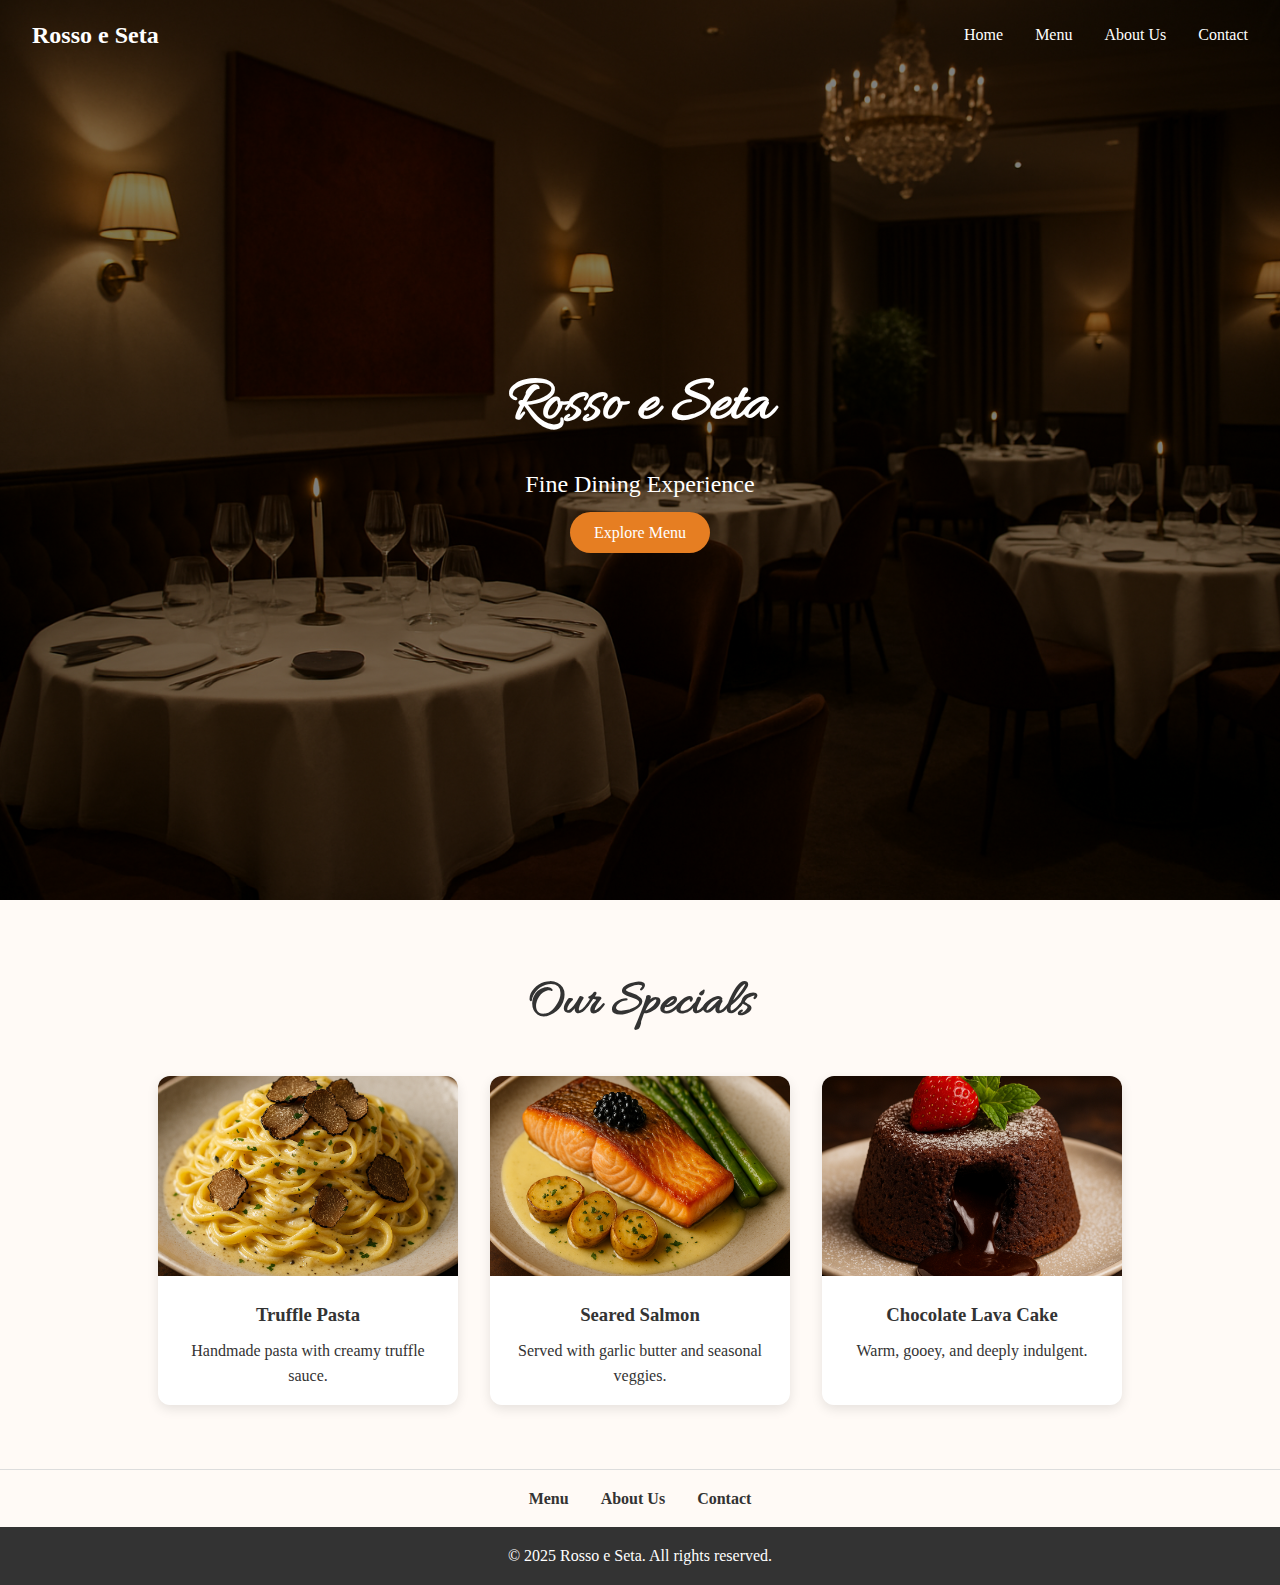
<file: index.html>
<!DOCTYPE html>
<html lang="en">
<head>
  <meta charset="UTF-8" />
  <meta name="viewport" content="width=device-width, initial-scale=1.0" />
<link href="https://fonts.googleapis.com/css2?family=Allura&display=swap" rel="stylesheet">

  <title>Rosso e Seta</title>
  <link rel="stylesheet" href="style.css" />
</head>
<body>

  <header class="hero hero-home">
    <nav class="navbar">
    <div class="logo">Rosso e Seta</div>
    <ul class="nav-links">
      <li><a href="index.html">Home</a></li>
      <li><a href="menu.html">Menu</a></li>
      <li><a href="about.html">About Us</a></li>
      <li><a href="contact.html">Contact</a></li>
    </ul>
  </nav>
    <div class="hero-content">
      <h1>Rosso e Seta</h1>
      <p>Fine Dining Experience</p>
      <a href="menu.html" class="btn">Explore Menu</a>
    </div>
  </header>

  <section id="special" class="special-section">
    <h2>Our Specials</h2>
    <div class="special-grid">
      <div class="special-card">
        <img src="images/pasta.png" alt="Dish 1" loading="lazy" />
        <h3>Truffle Pasta</h3>
        <p>Handmade pasta with creamy truffle sauce.</p>
      </div>
      <div class="special-card">
        <img src="images/salmon.png" alt="Dish 2" loading="lazy"/>
        <h3>Seared Salmon</h3>
        <p>Served with garlic butter and seasonal veggies.</p>
      </div>
      <div class="special-card">
        <img src="images/chocolavacake.png" alt="Dish 3" loading="lazy"/>
        <h3>Chocolate Lava Cake</h3>
        <p>Warm, gooey, and deeply indulgent.</p>
      </div>
    </div>
  </section>

  <nav class="bottom-nav">
  <ul>
    <li><a href="menu.html">Menu</a></li>
    <li><a href="about.html">About Us</a></li>
    <li><a href="contact.html">Contact</a></li>
  </ul>
</nav>


  <footer class="footer">
    <p>&copy; 2025 Rosso e Seta. All rights reserved.</p>
  </footer>

</body>
</html>
</file>
<file: style.css>
/* Reset & Base */
* {
  margin: 0;
  padding: 0;
  box-sizing: border-box;
}

body {
  font-family: 'Georgia', serif;
  line-height: 1.6;
  color: #333;
  background: #fffaf6;
}

a {
  text-decoration: none;
}

/* navbar in hero */

/* Navigation Bar */
.navbar {
  position: absolute;
  top: 0;
  width: 100%;
  display: flex;
  justify-content: space-between;
  align-items: center;
  padding: 1rem 2rem;
  z-index: 2;
}

.logo {
  font-size: 1.5rem;
  font-weight: bold;
  color: white;
}

.nav-links {
  list-style: none;
  display: flex;
  gap: 2rem;
}

.nav-links li a {
  color: white;
  font-weight: 500;
  transition: color 0.3s;
}

.nav-links li a:hover {
  color: #e67e22;
}

/*HOME */
/* Hero Section */
.hero {

  height: 100vh;
  color: white;
  display: flex;
  align-items: center;
  justify-content: center;
  text-align: center;
  position: relative;
}

/* hero bg image*/
.hero-home {
  background: url('images/heroimagehome.png') center/cover no-repeat;
}

.hero::after {
  content: "";
  position: absolute;
  top: 0;
  left: 0;
  right: 0;
  bottom: 0;
  background: rgba(0, 0, 0, 0.5);
}

.hero-content {
  position: relative;
  z-index: 1;
  animation: fadeInUp 2s ease;
}

.hero-content h1 {
  font-family: 'Allura', cursive;

}

.hero h1 {
  font-size: 4rem;
  margin-bottom: 0.5rem;
}

.hero p {
  font-size: 1.5rem;
  margin-bottom: 1rem;
}

.btn {
  background: #e67e22;
  color: white;
  padding: 0.75rem 1.5rem;
  border-radius: 25px;
  transition: background 0.3s;
}

.btn:hover {
  background: #d35400;
}

/* Special Section */
.special-section {
  padding: 4rem 2rem;
  text-align: center;
}

.special-section h2 {
  font-size: 2.5rem;
  margin-bottom: 2rem;
}

.special-grid {
  display: flex;
  gap: 2rem;
  flex-wrap: wrap;
  justify-content: center;
}

.special-card {
  background: white;
  border-radius: 12px;
  box-shadow: 0 4px 12px rgba(0, 0, 0, 0.1);
  overflow: hidden;
  transition: transform 0.4s, box-shadow 0.4s;
  width: 300px;
}

.special-card img {
  width: 100%;
  height: 200px;
  object-fit: cover;
}

.special-card h3 {
  margin: 1rem 0 0.5rem;
}

.special-card p {
  padding: 0 1rem 1rem;
}

.special-card:hover {
  transform: translateY(-8px) scale(1.03);
  box-shadow: 0 10px 20px rgba(0, 0, 0, 0.2);
}

/* bottom-nav before footer*/
.bottom-nav {
  background: #fffaf6;
  padding: 1rem 0;
  text-align: center;
  border-top: 1px solid #ddd;
}

.bottom-nav ul {
  list-style: none;
  display: flex;
  justify-content: center;
  gap: 2rem;
}

.bottom-nav a {
  color: #333;
  font-weight: bold;
  transition: color 0.3s;
}

.bottom-nav a:hover {
  color: #e67e22;
}


/* Footer */
.footer {
  background: #333;
  color: white;
  text-align: center;
  padding: 1rem;
}

/* Animations */
@keyframes fadeInUp {
  from {
    opacity: 0;
    transform: translateY(40px);
  }

  to {
    opacity: 1;
    transform: translateY(0);
  }
}

/* Responsive */
@media (max-width: 768px) {
  .hero h1 {
    font-size: 2.5rem;
  }

  .special-grid {
    flex-direction: column;
    align-items: center;
  }
}


/* MENU */

/* Hero Section for Menu Page */

.special-section h2 {
  font-family: 'Allura', cursive;
  font-size: 50px;

}

.hero-menu {
  background: url('images/heroimagemenu.png') center/cover no-repeat;
  height: 70vh;
  display: flex;
  align-items: center;
  justify-content: center;
  position: relative;
  text-align: center;
  color: white;
}



.hero-menu::after {
  content: "";
  position: absolute;
  inset: 0;
  background: rgba(0, 0, 0, 0.5);
}

.hero-menu .hero-content {
  position: relative;
  z-index: 1;
}

.hero-menu h1 {
  font-size: 3.5rem;
  font-family: 'Allura', cursive;
}

/* Animated Ingredients Section */
/* Animated Ingredients Section (Updated for Rolling Animation) */
.ingredients-animation {
  position: relative;
  height: 200px;
  background: #fffaf6;
  overflow: hidden;
}

/* Common styles for all images */
.ingredients-animation img {
  position: absolute;
  width: 80px;
  height: auto;
  transform-origin: center;
}

/* Pasta: rolls left to right */
.pasta {
  top: 30px;
  left: -100px;
  animation: roll-right 14s linear infinite;
}

/* Tomato: rolls right to left */
.tomato {
  top: 80px;
  right: -100px;
  animation: roll-left 16s linear infinite;
}

/* Basil: rolls left to right again */
.basil {
  top: 130px;
  left: -120px;
  animation: roll-right 18s linear infinite;
}

/* Left to Right Roll */
@keyframes roll-right {
  0% {
    left: -120px;
    transform: rotate(0deg);
  }

  50% {
    transform: rotate(180deg);
  }

  100% {
    left: 100%;
    transform: rotate(360deg);
  }
}

/* Right to Left Roll */
@keyframes roll-left {
  0% {
    right: -120px;
    transform: rotate(0deg);
  }

  50% {
    transform: rotate(-180deg);
  }

  100% {
    right: 100%;
    transform: rotate(-360deg);
  }
}



.full-menu {
  background: #fffaf6;
  padding: 4rem 2rem;
}




.menu-group {
  margin-bottom: 4rem;
  text-align: center;
}

.menu-group h2 {
  font-size: 50px;
  margin-bottom: 2rem;
  font-family: 'Allura', cursive;

}

.menu-grid {
  display: grid;
  grid-template-columns: repeat(auto-fit, minmax(220px, 1fr));
  gap: 2rem;
  justify-items: center;

}

.menu-card {
  position: relative;
  width: 100%;
  max-width: 300px;
  border-radius: 12px;
  overflow: hidden;
  box-shadow: 10px 10px 10px #8f665b;

  cursor: pointer;
  transition: transform 0.4s;
}

.menu-card img {
  width: 100%;
  height: 250px;
  object-fit: cover;
  display: block;
}


.menu-card:hover {
  transform: scale(1.03);
}

.card-overlay {
  position: absolute;
  inset: 0;
  background: #a55540;
  color: white;
  opacity: 0;
  transition: opacity 0.4s ease;
  display: flex;
  flex-direction: column;
  justify-content: center;
  align-items: center;
  padding: 1rem;
  text-align: center;

}

.menu-card:hover .card-overlay {
  opacity: 1;
}

.card-overlay h3 {
  font-size: 1.6rem;
  margin-bottom: 0.5rem;
}

.card-overlay p {
  font-size: 1rem;
}

/*SUB MENU */


.menu-item {
  position: relative;
}

.menu-item .submenu {
  display: none;
  margin-top: 0.5rem;
  background: #fff;
  box-shadow: 0 6px 15px rgba(0,0,0,0.1);
  padding: 1rem;
  border-radius: 8px;
}

.menu-item:hover .submenu {
  display: block;
}

.submenu h3 {
  font-size: 1.4rem;
  margin-bottom: 0.5rem;
  font-family: 'Georgia', serif;
  color: #c0392b;
}

.submenu ul {
  list-style: none;
  padding: 0;
}

.submenu ul li {
  margin: 4px 0;
  font-size: 1rem;
  border-bottom: 1px solid #eee;
}


/* CONTACT PAGE STYLES */

.hero-contact {
  background: url('images/contact-banner.png') center/cover no-repeat;
}

.contact-container {
  display: flex;
  padding: 4rem 2rem;
  gap: 3rem;
  background: #fffaf6;
  flex-wrap: wrap; /* mobile support */
}

.contact-info, .contact-form {
  flex: 1;
  min-width: 280px;
}

.contact-info h2, .contact-form h2 {
  font-size: 2rem;
  margin-bottom: 1rem;
}

.contact-form form {
  display: flex;
  flex-direction: column;
  gap: 1rem;
}

.contact-form input,
.contact-form textarea {
  padding: 0.75rem;
  border: 1px solid #ddd;
  border-radius: 6px;
  font-size: 1rem;
  font-family: 'Georgia', serif;
}

.contact-form button {
  background: #e67e22;
  color: white;
  border: none;
  cursor: pointer;
  padding: 0.75rem;
  border-radius: 25px;
  transition: background 0.3s;
}

.contact-form button:hover {
  background: #d35400;
}


/* About Us Page */

.hero-about {
  background: url('images/about-banner.png') center/cover no-repeat;
  height: 70vh;
  display: flex;
  align-items: center;
  justify-content: center;
  position: relative;
  text-align: center;
  color: white;
}

.hero-about::after {
  content: "";
  position: absolute;
  inset: 0;
  background: rgba(0, 0, 0, 0.5);
}

.about-section {
  background: #fffaf6;
  padding: 4rem 2rem;
}

.about-container {
  max-width: 800px;
  margin: auto;
  text-align: center;
}

.about-container h2 {
  font-size: 2rem;
  margin-top: 2rem;
  color: #c0392b;
}

.about-container p {
  margin-top: 0.8rem;
  line-height: 1.7;
}


@media (max-width: 768px) {

  .navbar {
    flex-direction: column;
    align-items: center;
    padding: 1rem;
    background-color: rgba(0, 0, 0, 0.7);
    /* Optional: for better visibility on mobile */

  }
}
</file>
